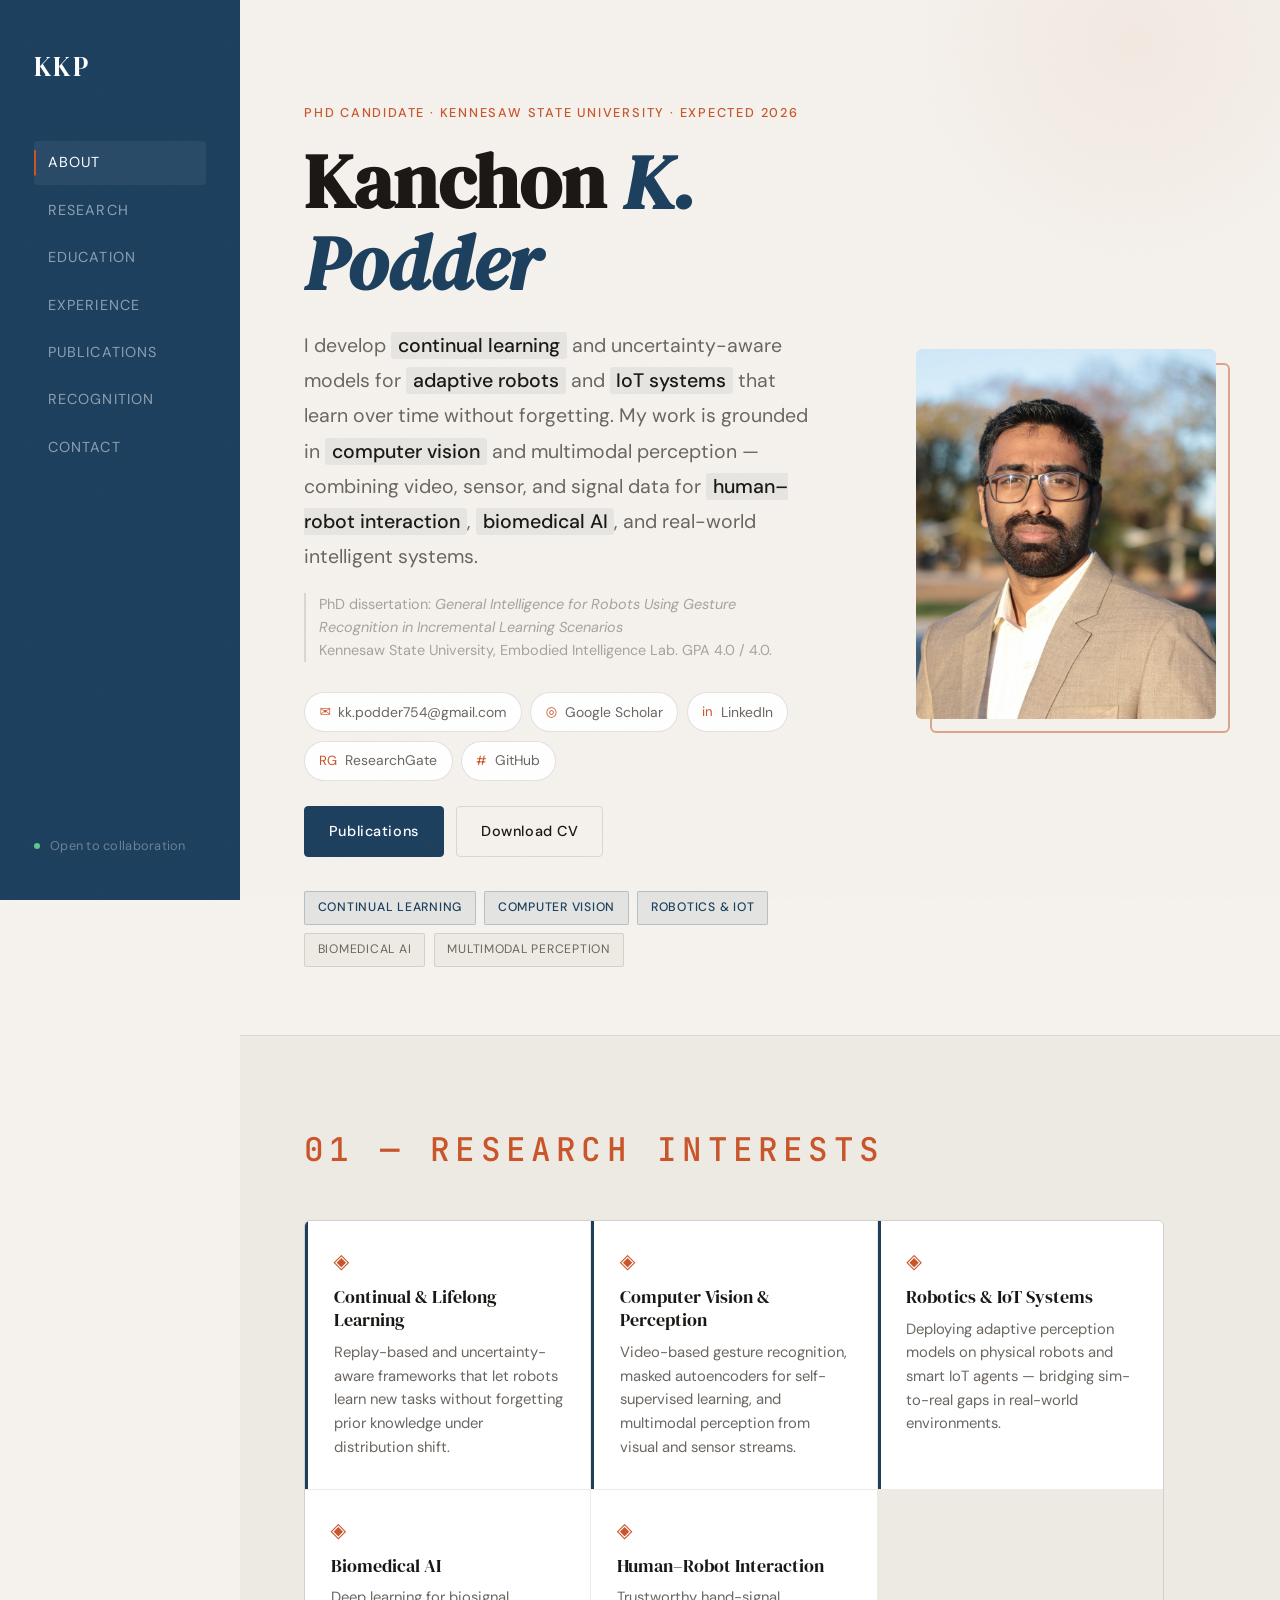
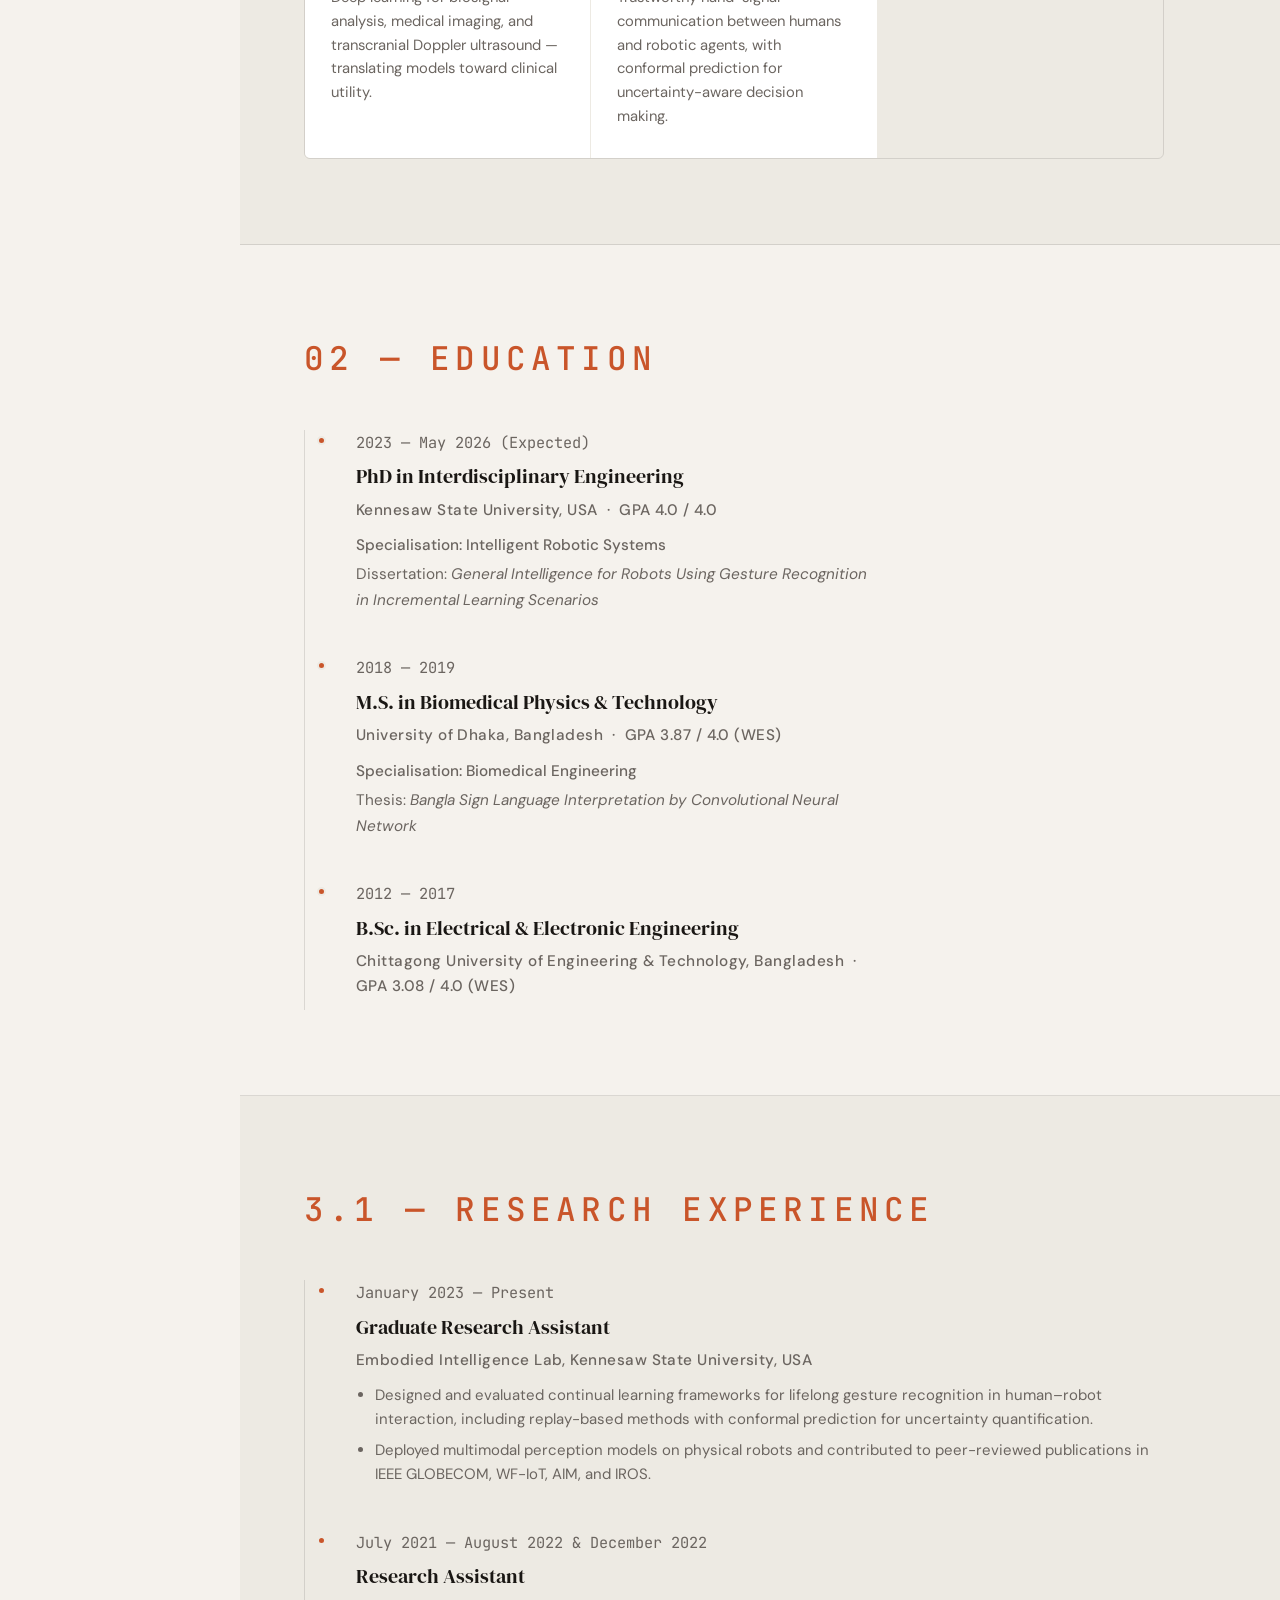
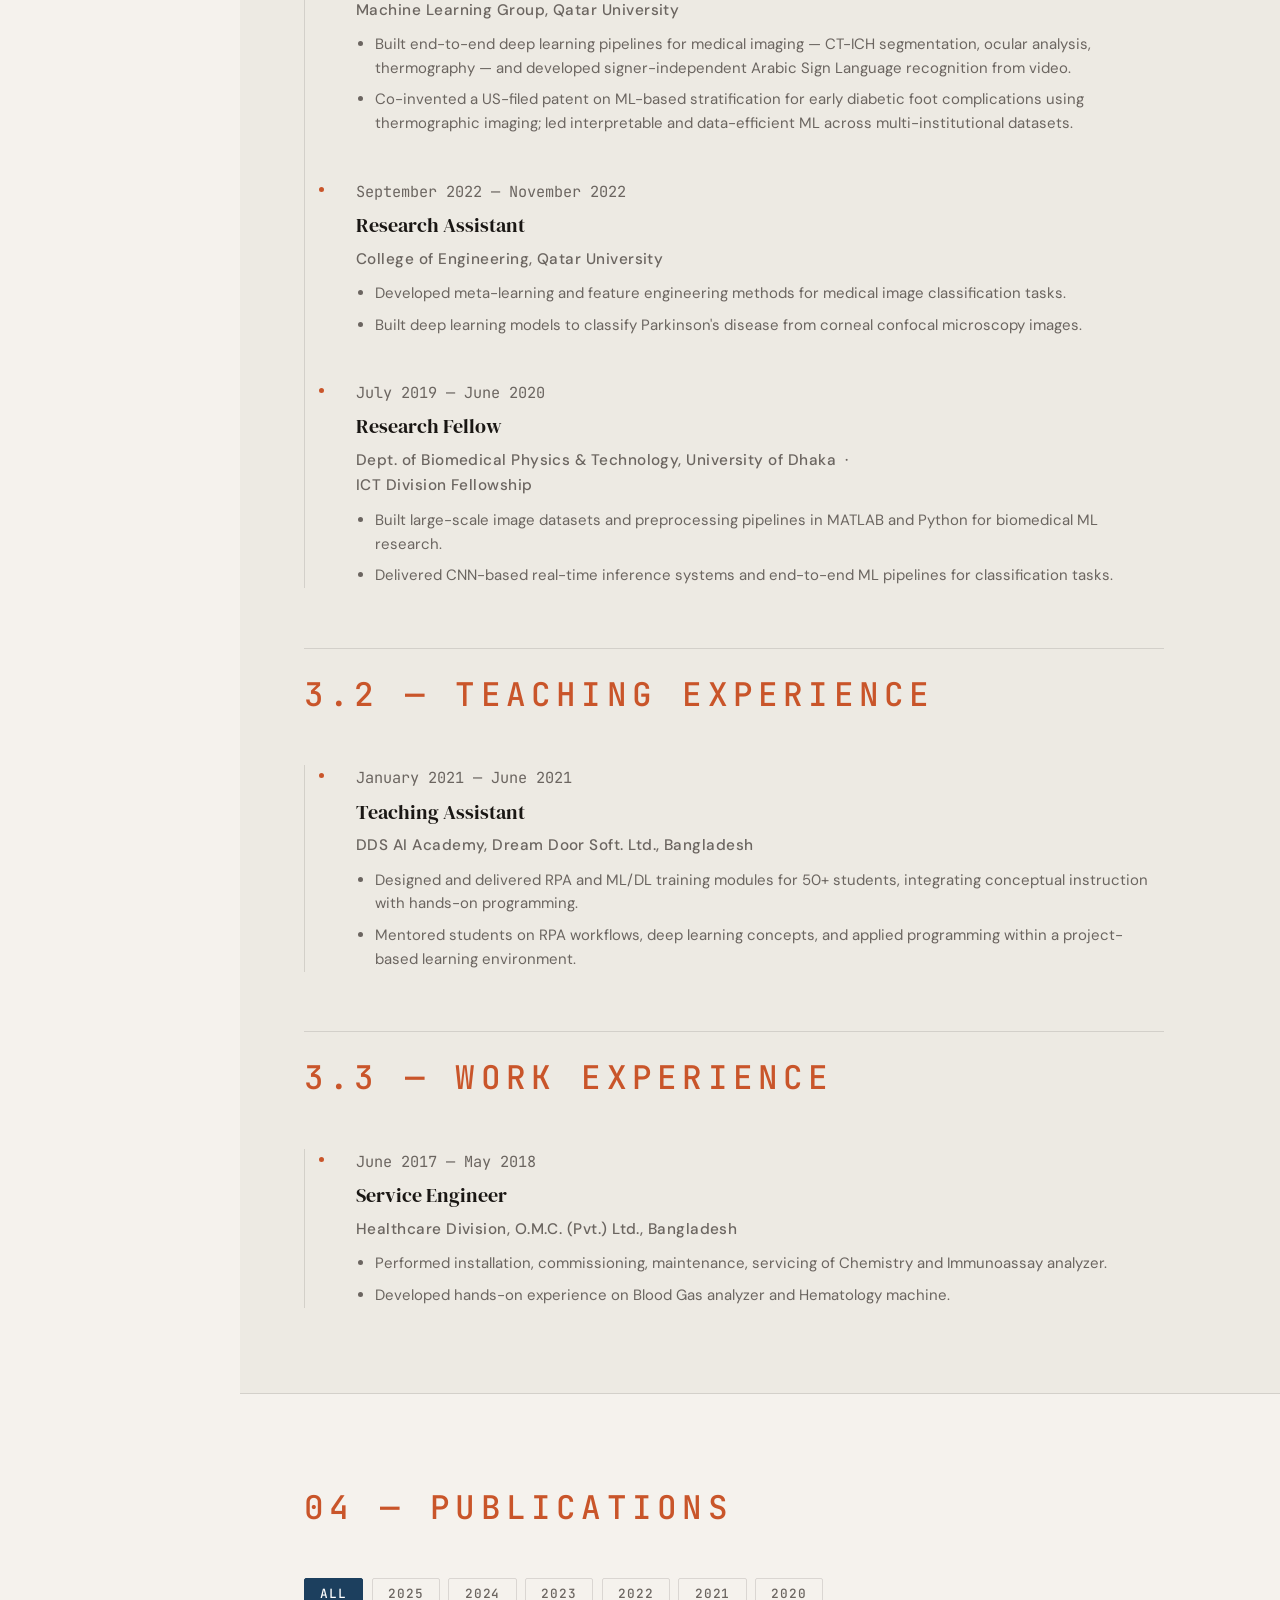
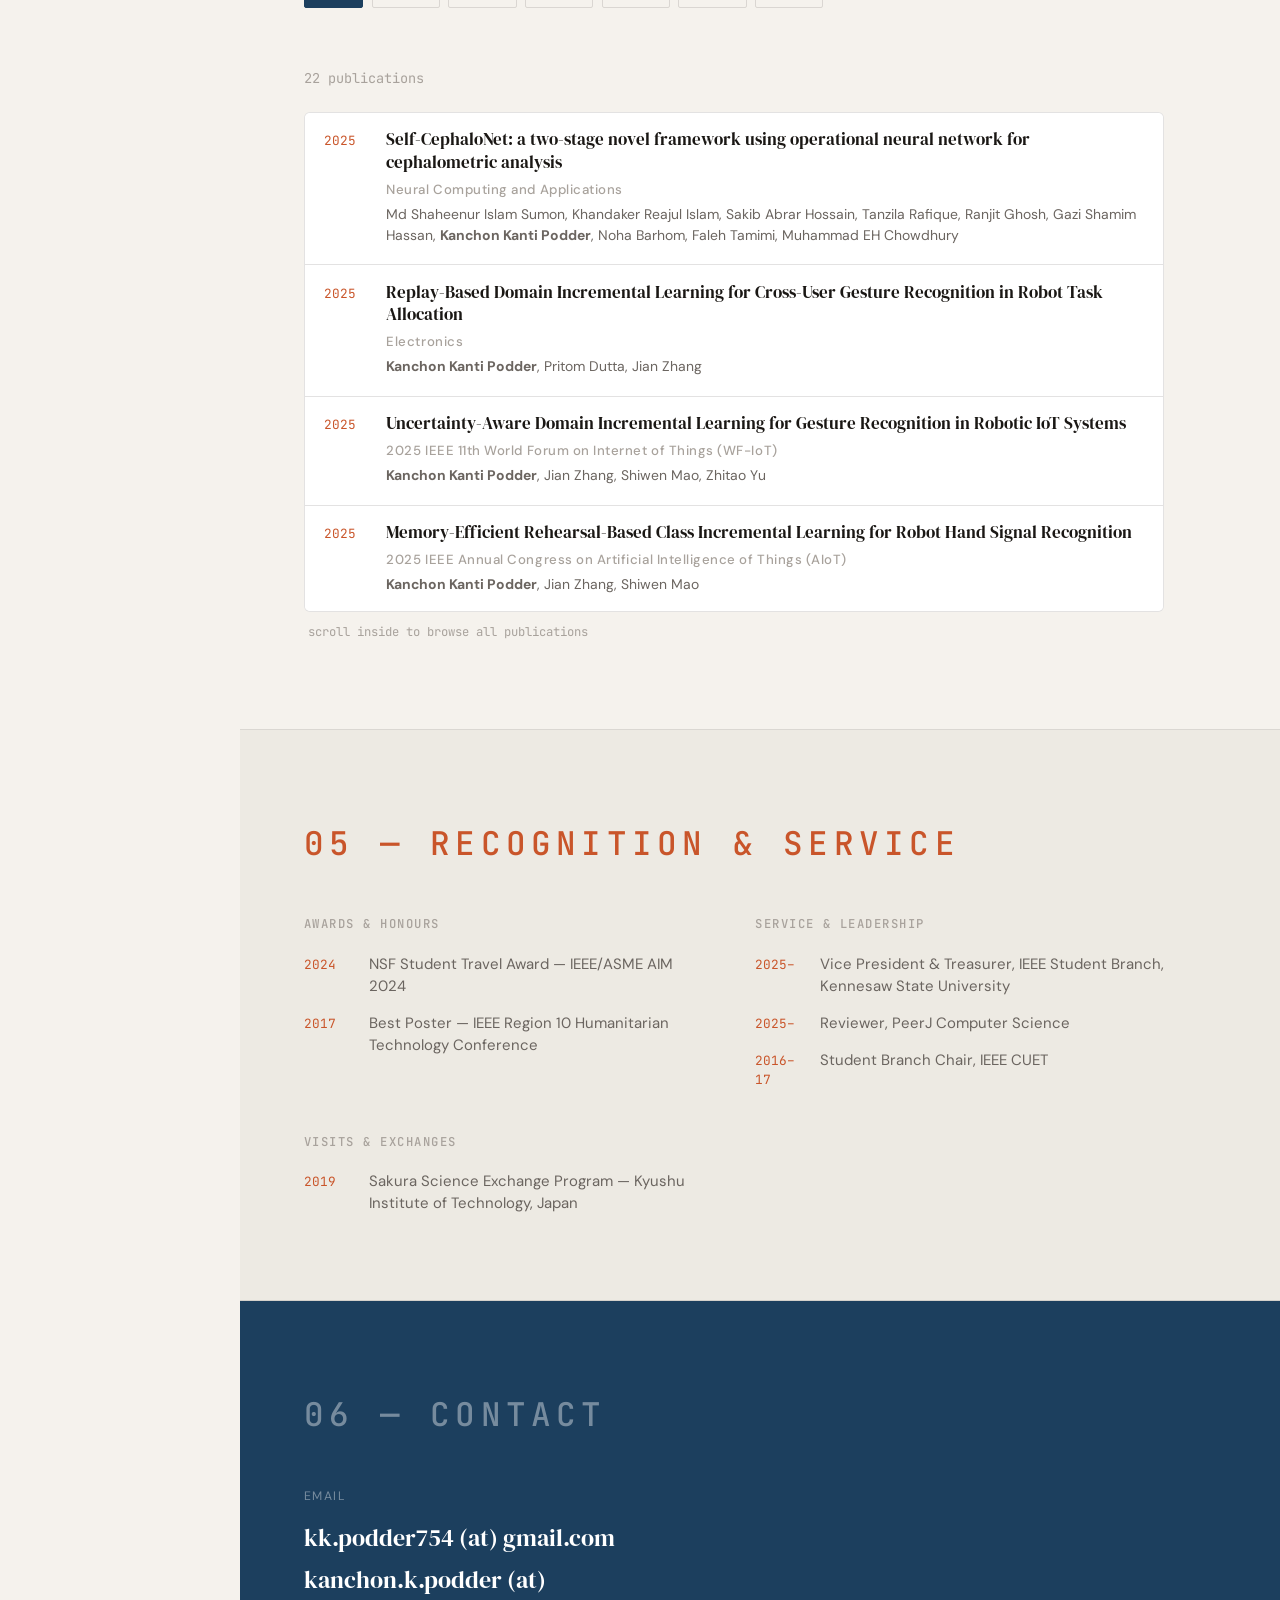
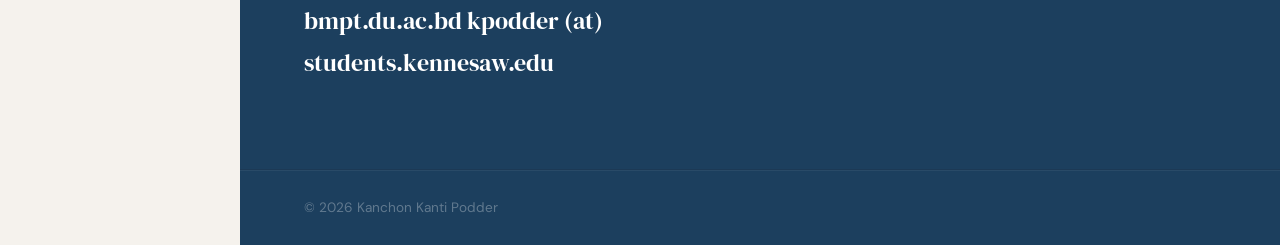
<file: index.html>
<!DOCTYPE html>
<html lang="en">
<head>
  <meta charset="UTF-8">
  <meta name="viewport" content="width=device-width, initial-scale=1.0">
  <title>Kanchon Kanti Podder — PhD Candidate</title>
  <meta name="description" content="Kanchon Kanti Podder — PhD Candidate at Kennesaw State University. Research in continual learning, computer vision, robotics, IoT, and biomedical AI.">
  <link rel="preconnect" href="https://fonts.googleapis.com">
  <link rel="preconnect" href="https://fonts.gstatic.com" crossorigin>
  <link href="https://fonts.googleapis.com/css2?family=DM+Serif+Display:ital@0;1&family=DM+Sans:wght@300;400;500&family=JetBrains+Mono:wght@400&display=swap" rel="stylesheet">
  <link rel="stylesheet" href="style.css">
</head>
<body>

  <div class="noise" aria-hidden="true"></div>

  <!-- Sidebar -->
  <aside class="sidebar" id="sidebar">
    <div class="sidebar-inner">
      <div class="sidebar-brand">
        <span class="brand-initials">KKP</span>
      </div>
      <nav class="sidebar-nav" aria-label="Page sections">
        <a href="#about"        class="nav-link" data-section="about">About</a>
        <a href="#research"     class="nav-link" data-section="research">Research</a>
        <a href="#education"    class="nav-link" data-section="education">Education</a>
        <a href="#experience"   class="nav-link" data-section="experience">Experience</a>
        <a href="#publications" class="nav-link" data-section="publications">Publications</a>
        <a href="#recognition"  class="nav-link" data-section="recognition">Recognition</a>
        <a href="#contact"      class="nav-link" data-section="contact">Contact</a>
      </nav>
      <div class="sidebar-footer">
        <div class="status-dot" aria-label="Currently available"></div>
        <span>Open to collaboration</span>
      </div>
    </div>
  </aside>

  <!-- Mobile header -->
  <header class="mobile-header" role="banner">
    <span class="brand-initials-mobile">KKP</span>
    <button class="menu-toggle" id="menuToggle" aria-label="Toggle navigation" aria-expanded="false">
      <span></span><span></span><span></span>
    </button>
  </header>

  <main class="main" id="main">

    <!-- ── HERO / ABOUT ─────────────────────────────────── -->
    <section class="hero" id="about">
      <div class="hero-grid">

        <div class="hero-text reveal">
          <p class="hero-label">PhD Candidate · Kennesaw State University · Expected 2026</p>
          <h1 class="hero-name">Kanchon <em>K. Podder</em></h1>

          <p class="hero-tagline">
            I develop <kw>continual learning</kw> and uncertainty-aware models for
            <kw>adaptive robots</kw> and <kw>IoT systems</kw> that learn over time without
            forgetting. My work is grounded in <kw>computer vision</kw> and multimodal perception —
            combining video, sensor, and signal data for <kw>human–robot interaction</kw>,
            <kw>biomedical AI</kw>, and real-world intelligent systems.
          </p>

          <p class="hero-sub">
            PhD dissertation: <em>General Intelligence for Robots Using Gesture Recognition in Incremental Learning Scenarios</em> <br> Kennesaw State University, Embodied
            Intelligence Lab. GPA 4.0 / 4.0.
          </p>

          <!-- Contact chips -->
          <div class="hero-contacts">
            <a href="mailto:kk.podder754@gmail.com" class="contact-chip">
              <span class="chip-icon">✉</span>kk.podder754@gmail.com
            </a>
            <a href="https://scholar.google.com/citations?hl=en&user=TlXogwEAAAAJ" class="contact-chip" target="_blank" rel="noopener">
              <span class="chip-icon">◎</span>Google Scholar
            </a>
            <a href="https://www.linkedin.com/in/kanchon-kanti-podder-132864122/" class="contact-chip" target="_blank" rel="noopener">
              <span class="chip-icon">in</span>LinkedIn
            </a>
            <a href="https://www.researchgate.net/profile/Kanchon-Kanti-Podder/" class="contact-chip" target="_blank" rel="noopener">
              <span class="chip-icon">RG</span>ResearchGate
            </a>
            <a href="https://github.com/kkpodder" class="contact-chip" target="_blank" rel="noopener">
              <span class="chip-icon">#</span>GitHub
            </a>
          </div>

          <div class="hero-actions">
            <a class="btn btn-primary" href="#publications">Publications</a>
            <a class="btn btn-ghost" href="CV_Kanchon_Kanti_Podder_Master.pdf" target="_blank" rel="noopener">Download CV</a>
            <!-- <a class="btn btn-ghost" href="CV_of_Kanchon_Kanti_Podder_Auburn_Postdoc.pdf" target="_blank" rel="noopener">Download CV</a> -->
          </div>

          <div class="hero-tags">
            <span class="tag tag-accent">Continual Learning</span>
            <span class="tag tag-accent">Computer Vision</span>
            <span class="tag tag-accent">Robotics &amp; IoT</span>
            <span class="tag">Biomedical AI</span>
            <span class="tag">Multimodal Perception</span>
          </div>
        </div>

        <div class="hero-photo reveal reveal-delay">
          <div class="photo-frame">
            <img src="profile.jpg" alt="Kanchon Kanti Podder" class="profile-img">
            <div class="photo-accent" aria-hidden="true"></div>
          </div>
        </div>

      </div>
    </section>

    <!-- ── RESEARCH ──────────────────────────────────────── -->
    <section class="content-section alt" id="research">
      <div class="section-inner reveal">
        <div class="section-label">01 — Research Interests</div>
        <div class="research-grid">
          <div class="research-card primary-card">
            <div class="research-icon">◈</div>
            <h3>Continual &amp; Lifelong Learning</h3>
            <p>Replay-based and uncertainty-aware frameworks that let robots learn new tasks without forgetting prior knowledge under distribution shift.</p>
          </div>
          <div class="research-card primary-card">
            <div class="research-icon">◈</div>
            <h3>Computer Vision &amp; Perception</h3>
            <p>Video-based gesture recognition, masked autoencoders for self-supervised learning, and multimodal perception from visual and sensor streams.</p>
          </div>
          <div class="research-card primary-card">
            <div class="research-icon">◈</div>
            <h3>Robotics &amp; IoT Systems</h3>
            <p>Deploying adaptive perception models on physical robots and smart IoT agents — bridging sim-to-real gaps in real-world environments.</p>
          </div>
          <div class="research-card">
            <div class="research-icon">◈</div>
            <h3>Biomedical AI</h3>
            <p>Deep learning for biosignal analysis, medical imaging, and transcranial Doppler ultrasound — translating models toward clinical utility.</p>
          </div>
          <div class="research-card">
            <div class="research-icon">◈</div>
            <h3>Human–Robot Interaction</h3>
            <p>Trustworthy hand-signal communication between humans and robotic agents, with conformal prediction for uncertainty-aware decision making.</p>
          </div>
        </div>
      </div>
    </section>

    <!-- ── EDUCATION ─────────────────────────────────────── -->
    <section class="content-section" id="education">
      <div class="section-inner reveal">
        <div class="section-label">02 — Education</div>
        <div class="timeline">

          <div class="timeline-item">
            <div class="timeline-dot"></div>
            <div class="timeline-content">
              <p class="timeline-period">2023 — May 2026 (Expected)</p>
              <h3>PhD in Interdisciplinary Engineering</h3>
              <p class="timeline-org">Kennesaw State University, USA &nbsp;·&nbsp; GPA 4.0 / 4.0</p>
              <p class="timeline-spec">Specialisation: Intelligent Robotic Systems</p>
              <p class="timeline-thesis">Dissertation: <em>General Intelligence for Robots Using Gesture Recognition in Incremental Learning Scenarios</em></p>
            </div>
          </div>

          <div class="timeline-item">
            <div class="timeline-dot"></div>
            <div class="timeline-content">
              <p class="timeline-period">2018 — 2019</p>
              <h3>M.S. in Biomedical Physics &amp; Technology</h3>
              <p class="timeline-org">University of Dhaka, Bangladesh &nbsp;·&nbsp; GPA 3.87 / 4.0 (WES)</p>
              <p class="timeline-spec">Specialisation: Biomedical Engineering</p>
              <p class="timeline-thesis">Thesis: <em>Bangla Sign Language Interpretation by Convolutional Neural Network</em></p>
            </div>
          </div>

          <div class="timeline-item">
            <div class="timeline-dot"></div>
            <div class="timeline-content">
              <p class="timeline-period">2012 — 2017</p>
              <h3>B.Sc. in Electrical &amp; Electronic Engineering</h3>
              <p class="timeline-org">Chittagong University of Engineering &amp; Technology, Bangladesh &nbsp;·&nbsp; GPA 3.08 / 4.0 (WES)</p>
            </div>
          </div>

        </div>
      </div>
    </section>

    <!-- ── EXPERIENCE ────────────────────────────────────── -->
    <section class="content-section alt" id="experience">
      <div class="section-inner reveal">
        <div class="section-label">3.1 — Research Experience</div>
        <div class="timeline">

          <div class="timeline-item">
            <div class="timeline-dot"></div>
            <div class="timeline-content">
              <p class="timeline-period">January 2023 — Present</p>
              <h3>Graduate Research Assistant</h3>
              <p class="timeline-org">Embodied Intelligence Lab, Kennesaw State University, USA</p>
              <ul class="timeline-bullets">
                <li>Designed and evaluated continual learning frameworks for lifelong gesture recognition in human–robot interaction, including replay-based methods with conformal prediction for uncertainty quantification.</li>
                <li>Deployed multimodal perception models on physical robots and contributed to peer-reviewed publications in IEEE GLOBECOM, WF-IoT, AIM, and IROS.</li>
              </ul>
            </div>
          </div>

          <div class="timeline-item">
            <div class="timeline-dot"></div>
            <div class="timeline-content">
              <p class="timeline-period">July 2021 — August 2022 &amp; December 2022</p>
              <h3>Research Assistant</h3>
              <p class="timeline-org">Machine Learning Group, Qatar University</p>
              <ul class="timeline-bullets">
                <li>Built end-to-end deep learning pipelines for medical imaging — CT-ICH segmentation, ocular analysis, thermography — and developed signer-independent Arabic Sign Language recognition from video.</li>
                <li>Co-invented a US-filed patent on ML-based stratification for early diabetic foot complications using thermographic imaging; led interpretable and data-efficient ML across multi-institutional datasets.</li>
              </ul>
            </div>
          </div>

          <div class="timeline-item">
            <div class="timeline-dot"></div>
            <div class="timeline-content">
              <p class="timeline-period">September 2022 — November 2022</p>
              <h3>Research Assistant</h3>
              <p class="timeline-org">College of Engineering, Qatar University</p>
              <ul class="timeline-bullets">
                <li>Developed meta-learning and feature engineering methods for medical image classification tasks.</li>
                <li>Built deep learning models to classify Parkinson's disease from corneal confocal microscopy images.</li>
              </ul>
            </div>
          </div>

          <div class="timeline-item">
            <div class="timeline-dot"></div>
            <div class="timeline-content">
              <p class="timeline-period">July 2019 — June 2020</p>
              <h3>Research Fellow</h3>
              <p class="timeline-org">Dept. of Biomedical Physics &amp; Technology, University of Dhaka &nbsp;·&nbsp; ICT Division Fellowship</p>
              <ul class="timeline-bullets">
                <li>Built large-scale image datasets and preprocessing pipelines in MATLAB and Python for biomedical ML research.</li>
                <li>Delivered CNN-based real-time inference systems and end-to-end ML pipelines for classification tasks.</li>
              </ul>
            </div>
          </div>

        </div>


        <div class="section-label">3.2 — Teaching Experience</div>
        <div class="timeline">

          <div class="timeline-item">
            <div class="timeline-dot"></div>
            <div class="timeline-content">
              <p class="timeline-period">January 2021 — June 2021</p>
              <h3>Teaching Assistant</h3>
              <p class="timeline-org">DDS AI Academy, Dream Door Soft. Ltd., Bangladesh</p>
              <ul class="timeline-bullets">
                <li>Designed and delivered RPA and ML/DL training modules for 50+ students, integrating conceptual instruction with hands-on programming.</li>
                <li>Mentored students on RPA workflows, deep learning concepts, and applied programming within a project-based learning environment.</li>
              </ul>
            </div>
          </div>
        </div>

        <div class="section-label">3.3 — Work Experience</div>
        <div class="timeline">

          <div class="timeline-item">
            <div class="timeline-dot"></div>
            <div class="timeline-content">
              <p class="timeline-period">June 2017 — May 2018</p>
              <h3>Service Engineer</h3>
              <p class="timeline-org">Healthcare Division, O.M.C. (Pvt.) Ltd., Bangladesh</p>
              <ul class="timeline-bullets">
                <li>Performed installation, commissioning, maintenance, servicing of Chemistry and Immunoassay analyzer.</li>
                <li>Developed hands-on experience on Blood Gas analyzer and Hematology machine.</li>
              </ul>
            </div>
          </div>
        </div>
      </div>
    </section>

    <!-- ── PUBLICATIONS ──────────────────────────────────── -->
    <section class="content-section" id="publications">
      <div class="section-inner reveal">
        <div class="section-label">04 — Publications</div>
        <div class="pub-toolbar">
          <div id="pub-filters" class="pub-filters" role="group" aria-label="Filter by year"></div>
          <div id="pub-type-filters" class="pub-filters pub-type-filters" role="group" aria-label="Filter by type"></div>
        </div>
        <p class="pub-count" id="pub-count"></p>
        <div class="pub-scroll">
          <div id="pub-list" class="pub-list">
            <div class="pub-loading">Loading publications…</div>
          </div>
        </div>
        <p class="pub-hint">scroll inside to browse all publications</p>
      </div>
    </section>

    <!-- ── RECOGNITION ───────────────────────────────────── -->
    <section class="content-section alt" id="recognition">
      <div class="section-inner reveal">
        <div class="section-label">05 — Recognition &amp; Service</div>
        <div class="recog-grid">

          <div class="recog-block">
            <p class="recog-heading">Awards &amp; Honours</p>
            <ul class="recog-list">
              <!-- <li>
                <span class="recog-year">2026</span>
                <span>Doctoral Completion Stipend (Nominated) — Kennesaw State University</span>
              </li> -->
              <li>
                <span class="recog-year">2024</span>
                <span>NSF Student Travel Award — IEEE/ASME AIM 2024</span>
              </li>
              <li>
                <span class="recog-year">2017</span>
                <span>Best Poster — IEEE Region 10 Humanitarian Technology Conference</span>
              </li>
            </ul>
          </div>

          <div class="recog-block">
            <p class="recog-heading">Service &amp; Leadership</p>
            <ul class="recog-list">
              <li>
                <span class="recog-year">2025–</span>
                <span>Vice President &amp; Treasurer, IEEE Student Branch, Kennesaw State University</span>
              </li>
              <li>
                <span class="recog-year">2025–</span>
                <span>Reviewer, PeerJ Computer Science</span>
              </li>
              <li>
                <span class="recog-year">2016–17</span>
                <span>Student Branch Chair, IEEE CUET</span>
              </li>
            </ul>
          </div>

          <div class="recog-block">
            <p class="recog-heading">Visits &amp; Exchanges</p>
            <ul class="recog-list">
              <li>
                <span class="recog-year">2019</span>
                <span>Sakura Science Exchange Program — Kyushu Institute of Technology, Japan</span>
              </li>
            </ul>
          </div>

        </div>
      </div>
    </section>

    <!-- ── CONTACT ───────────────────────────────────────── -->
    <section class="content-section contact-section" id="contact">
      <div class="section-inner reveal">
        <div class="section-label">06 — Contact</div>
        <div class="contact-grid">
          <div class="contact-block">
            <p class="contact-meta">Email</p>
            <a href="mailto:kk.podder754@gmail.com" class="contact-value">kk.podder754 (at) gmail.com</a>
            <a href="mailto:kanchon.k.podder@bmpt.du.ac.bd" class="contact-value">kanchon.k.podder (at) bmpt.du.ac.bd</a>
            <a href="mailto:kpodder@students.kennesaw.edu" class="contact-value">kpodder (at) students.kennesaw.edu</a>
          </div>
          <!-- <div class="contact-block">
            <p class="contact-meta">Academic Profiles</p>
            <div class="profile-links">
              <a href="#" class="profile-link">Google Scholar</a>
              <a href="#" class="profile-link">LinkedIn</a>
              <a href="#" class="profile-link">GitHub</a>
              <a href="#" class="profile-link">ResearchGate</a>
              <a href="#" class="profile-link">ORCID</a>
            </div>
          </div> -->
        </div>
      </div>
    </section>

  </main>

  <footer class="site-footer">
    <p>© 2026 Kanchon Kanti Podder</p>
  </footer>

  <script src="script.js" type="module"></script>
</body>
</html>
</file>
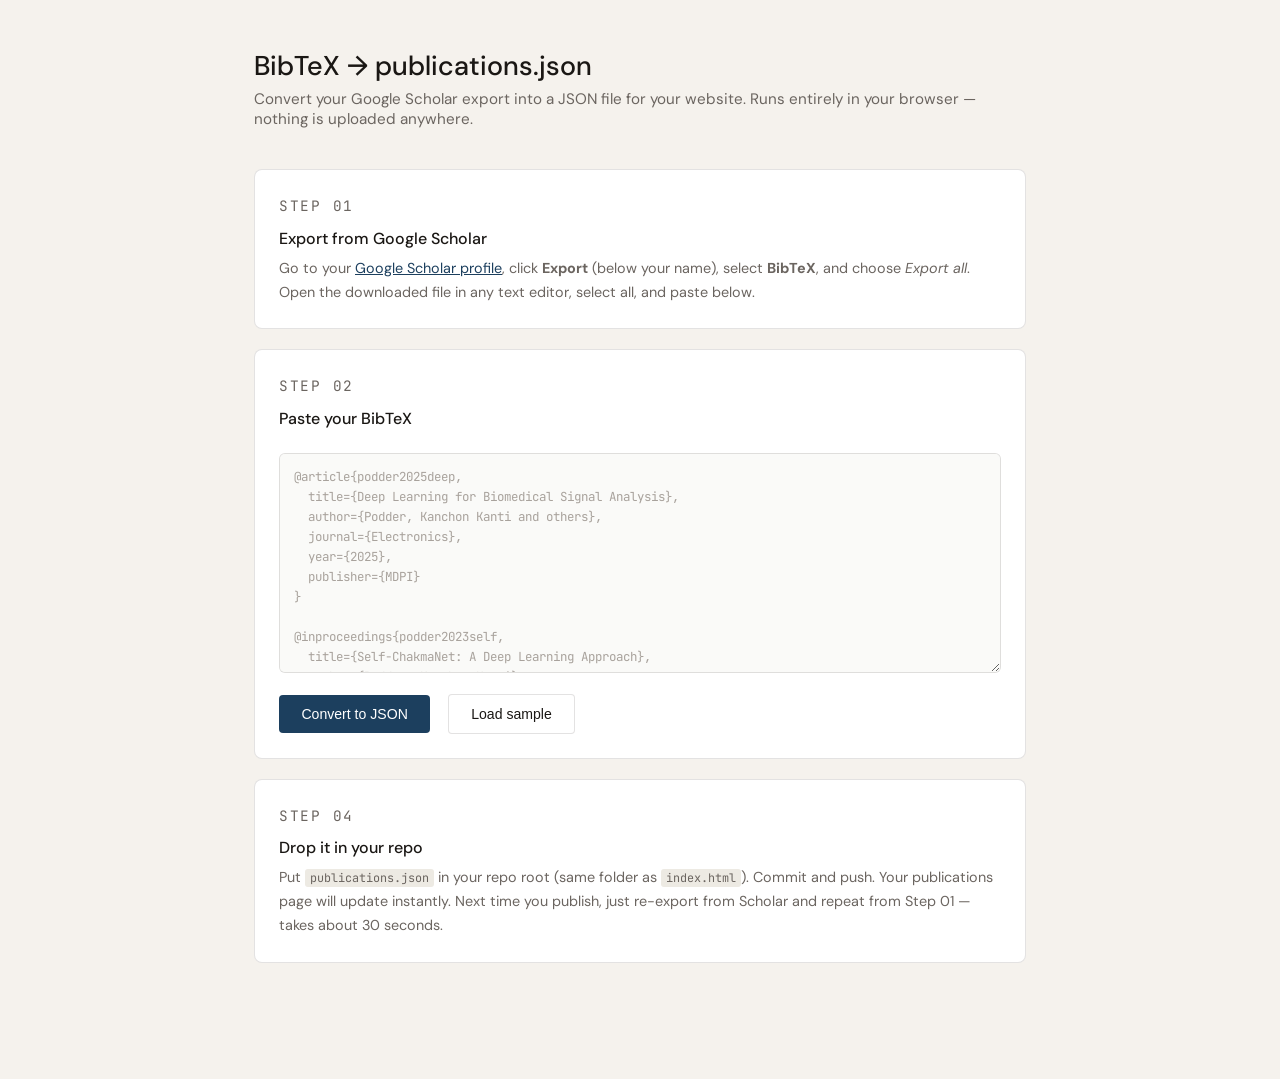
<file: bibtex-converter.html>
<!DOCTYPE html>
<html lang="en">
<head>
<meta charset="UTF-8">
<meta name="viewport" content="width=device-width, initial-scale=1.0">
<title>BibTeX → publications.json converter</title>
<link href="https://fonts.googleapis.com/css2?family=DM+Sans:wght@300;400;500&family=JetBrains+Mono:wght@400&display=swap" rel="stylesheet">
<style>
:root {
  --bg: #F5F2ED; --surface: #fff; --ink: #1A1714; --muted: #6B6560;
  --faint: #A8A29C; --accent: #1C3F5E; --warm: #C9552A; --line: rgba(26,23,20,0.12);
  --green: #2D8C5A; --font: 'DM Sans', sans-serif; --mono: 'JetBrains Mono', monospace;
}
* { box-sizing: border-box; margin: 0; padding: 0; }
body { font-family: var(--font); background: var(--bg); color: var(--ink); min-height: 100vh; }
.wrap { max-width: 820px; margin: 0 auto; padding: 3rem 1.5rem 6rem; }
h1 { font-size: 1.7rem; font-weight: 500; margin-bottom: 0.4rem; }
.sub { color: var(--muted); font-size: 0.95rem; margin-bottom: 2.5rem; }
.step { background: var(--surface); border: 1px solid var(--line); border-radius: 8px; padding: 1.5rem; margin-bottom: 1.25rem; }
.step-num { font-family: var(--mono); font-size: 0.72rem; color: var(--warm); letter-spacing: 0.12em; text-transform: uppercase; margin-bottom: 0.6rem; }
.step h2 { font-size: 1rem; font-weight: 500; margin-bottom: 0.5rem; }
.step p { font-size: 0.9rem; color: var(--muted); line-height: 1.65; }
.step a { color: var(--accent); text-decoration: underline; }
textarea {
  width: 100%; min-height: 220px; margin-top: 1rem;
  font-family: var(--mono); font-size: 0.78rem; line-height: 1.6;
  border: 1px solid var(--line); border-radius: 6px; padding: 0.85rem;
  background: #FAFAF8; color: var(--ink); resize: vertical; outline: none;
  transition: border-color 0.2s;
}
textarea:focus { border-color: var(--accent); }
textarea::placeholder { color: var(--faint); }
.btn {
  display: inline-flex; align-items: center; gap: 0.4rem;
  padding: 0.7rem 1.4rem; font-size: 0.88rem; font-weight: 500;
  border-radius: 4px; border: none; cursor: pointer; transition: all 0.2s;
}
.btn-primary { background: var(--accent); color: #fff; }
.btn-primary:hover { background: #15304a; }
.btn-secondary { background: var(--surface); color: var(--ink); border: 1px solid var(--line); margin-left: 0.6rem; }
.btn-secondary:hover { border-color: var(--muted); }
.btn:disabled { opacity: 0.4; cursor: not-allowed; }
.actions { margin-top: 1rem; display: flex; align-items: center; flex-wrap: wrap; gap: 0.5rem; }
#status { font-size: 0.85rem; color: var(--muted); margin-left: 0.5rem; }
#status.ok  { color: var(--green); }
#status.err { color: #C0392B; }
.output-wrap { margin-top: 1rem; position: relative; }
#output {
  width: 100%; min-height: 180px; font-family: var(--mono); font-size: 0.75rem;
  line-height: 1.55; border: 1px solid var(--line); border-radius: 6px;
  padding: 0.85rem; background: #F0EDE8; color: var(--ink); resize: vertical; outline: none;
}
.copy-btn {
  position: absolute; top: 0.5rem; right: 0.5rem;
  font-size: 0.72rem; font-family: var(--font);
  padding: 0.3rem 0.8rem; border-radius: 4px;
  background: var(--surface); border: 1px solid var(--line); cursor: pointer;
  color: var(--muted); transition: all 0.2s;
}
.copy-btn:hover { color: var(--ink); border-color: var(--muted); }
.stat-row { display: flex; gap: 1.5rem; margin-top: 1rem; flex-wrap: wrap; }
.stat { background: var(--surface); border: 1px solid var(--line); border-radius: 6px; padding: 0.7rem 1rem; font-size: 0.85rem; }
.stat span { font-weight: 500; color: var(--accent); }
.hidden { display: none; }
.tip { font-size: 0.8rem; color: var(--faint); margin-top: 0.6rem; line-height: 1.5; }
code { font-family: var(--mono); font-size: 0.82em; background: #EDEAE3; padding: 1px 5px; border-radius: 3px; }
</style>
</head>
<body>
<div class="wrap">
  <h1>BibTeX → publications.json</h1>
  <p class="sub">Convert your Google Scholar export into a JSON file for your website. Runs entirely in your browser — nothing is uploaded anywhere.</p>

  <div class="step">
    <p class="step-num">Step 01</p>
    <h2>Export from Google Scholar</h2>
    <p>
      Go to your <a href="https://scholar.google.com" target="_blank" rel="noopener">Google Scholar profile</a>,
      click <strong>Export</strong> (below your name), select <strong>BibTeX</strong>, and choose
      <em>Export all</em>. Open the downloaded file in any text editor, select all, and paste below.
    </p>
  </div>

  <div class="step">
    <p class="step-num">Step 02</p>
    <h2>Paste your BibTeX</h2>
    <textarea id="bibtex" placeholder="@article{podder2025deep,
  title={Deep Learning for Biomedical Signal Analysis},
  author={Podder, Kanchon Kanti and others},
  journal={Electronics},
  year={2025},
  publisher={MDPI}
}

@inproceedings{podder2023self,
  title={Self-ChakmaNet: A Deep Learning Approach},
  author={Podder, Kanchon Kanti},
  year={2023}
}"></textarea>
    <div class="actions">
      <button class="btn btn-primary" id="convertBtn" onclick="convert()">Convert to JSON</button>
      <button class="btn btn-secondary" onclick="loadSample()">Load sample</button>
      <span id="status"></span>
    </div>
  </div>

  <div class="step hidden" id="resultStep">
    <p class="step-num">Step 03</p>
    <h2>Download publications.json</h2>
    <div class="stat-row" id="stats"></div>
    <div class="output-wrap">
      <textarea id="output" readonly></textarea>
      <button class="copy-btn" onclick="copyJSON()">Copy</button>
    </div>
    <div class="actions">
      <button class="btn btn-primary" onclick="downloadJSON()">Download publications.json</button>
    </div>
    <p class="tip">Place <code>publications.json</code> in the root of your GitHub Pages repo alongside <code>index.html</code>. Your website will load it automatically.</p>
  </div>

  <div class="step">
    <p class="step-num">Step 04</p>
    <h2>Drop it in your repo</h2>
    <p>
      Put <code>publications.json</code> in your repo root (same folder as <code>index.html</code>).
      Commit and push. Your publications page will update instantly.
      Next time you publish, just re-export from Scholar and repeat from Step 01 — takes about 30 seconds.
    </p>
  </div>
</div>

<script>
const SAMPLE = `@article{podder2025deep,
  title={Deep Learning for Biomedical Signal Analysis},
  author={Podder, Kanchon Kanti and Smith, John},
  journal={Electronics},
  volume={14},
  number={3},
  pages={112},
  year={2025},
  publisher={MDPI},
  doi={10.3390/electronics14030112}
}

@inproceedings{podder2023self,
  title={Self-ChakmaNet: A Deep Learning Approach for Low-Resource Recognition},
  author={Podder, Kanchon Kanti and Ahmed, Reza},
  booktitle={Proceedings of the International Conference on Neural Information Processing},
  pages={245--256},
  year={2023},
  organization={Springer}
}

@inproceedings{podder2023arabic,
  title={Arabic Sign Language Recognition using Deep Learning and Computer Vision},
  author={Podder, Kanchon Kanti and Hassan, Mariam and Khan, Ali},
  booktitle={2023 IEEE International Conference on Image Processing},
  pages={1102--1107},
  year={2023},
  organization={IEEE}
}`;

function loadSample() {
  document.getElementById('bibtex').value = SAMPLE;
}

function setStatus(msg, type) {
  const el = document.getElementById('status');
  el.textContent = msg;
  el.className = type || '';
}

function parseBibTeX(raw) {
  const entries = [];
  const entryRe = /@(\w+)\s*\{([^,]+),([^@]*)/g;
  let m;
  while ((m = entryRe.exec(raw)) !== null) {
    const type = m[1].toLowerCase();
    const key  = m[2].trim();
    const body = m[3];
    if (type === 'string' || type === 'preamble' || type === 'comment') continue;
    const fields = {};
    const fieldRe = /(\w+)\s*=\s*(?:\{([^{}]*(?:\{[^{}]*\}[^{}]*)*)\}|"([^"]*)"|([\w\d]+))/g;
    let f;
    while ((f = fieldRe.exec(body)) !== null) {
      fields[f[1].toLowerCase()] = (f[2] ?? f[3] ?? f[4] ?? '').replace(/\s+/g, ' ').trim();
    }
    // Determine venue
    const venue = fields.journal || fields.booktitle || fields.school || fields.howpublished || fields.publisher || '';
    // Clean author string
    const authors = (fields.author || '')
      .split(/\s+and\s+/i)
      .map(a => {
        a = a.trim();
        if (a.includes(',')) {
          const [last, first] = a.split(',').map(s => s.trim());
          return first ? `${first} ${last}` : last;
        }
        return a;
      });
    entries.push({
      key,
      type,
      title: fields.title || '',
      authors,
      year: parseInt(fields.year, 10) || null,
      venue,
      volume: fields.volume || '',
      number: fields.number || '',
      pages: fields.pages || '',
      publisher: fields.publisher || '',
      doi: fields.doi || '',
      url: fields.url || '',
      abstract: fields.abstract || '',
      note: fields.note || '',
    });
  }
  // Sort newest first
  entries.sort((a, b) => (b.year || 0) - (a.year || 0));
  return entries;
}

function convert() {
  const raw = document.getElementById('bibtex').value.trim();
  if (!raw) { setStatus('Paste your BibTeX first.', 'err'); return; }
  try {
    const entries = parseBibTeX(raw);
    if (!entries.length) { setStatus('No entries found — is this valid BibTeX?', 'err'); return; }

    const json = JSON.stringify(entries, null, 2);
    document.getElementById('output').value = json;
    document.getElementById('resultStep').classList.remove('hidden');

    // Stats
    const years = [...new Set(entries.map(e => e.year).filter(Boolean))];
    const types = [...new Set(entries.map(e => e.type))];
    document.getElementById('stats').innerHTML = `
      <div class="stat"><span>${entries.length}</span> publications</div>
      <div class="stat"><span>${years.length ? Math.min(...years) + '–' + Math.max(...years) : '—'}</span> year range</div>
      <div class="stat"><span>${types.join(', ')}</span> types</div>
    `;
    setStatus(`✓ Converted ${entries.length} entries`, 'ok');
    document.getElementById('resultStep').scrollIntoView({ behavior: 'smooth', block: 'start' });
  } catch(e) {
    setStatus('Parse error — check your BibTeX format.', 'err');
    console.error(e);
  }
}

function downloadJSON() {
  const json = document.getElementById('output').value;
  if (!json) return;
  const blob = new Blob([json], { type: 'application/json' });
  const a = document.createElement('a');
  a.href = URL.createObjectURL(blob);
  a.download = 'publications.json';
  a.click();
}

function copyJSON() {
  const val = document.getElementById('output').value;
  navigator.clipboard.writeText(val).then(() => {
    const btn = document.querySelector('.copy-btn');
    btn.textContent = 'Copied!';
    setTimeout(() => btn.textContent = 'Copy', 1800);
  });
}
</script>
</body>
</html>
</file>
<file: style.css>
/* ============================================================
   TOKENS
   ============================================================ */
:root {
  --bg:          #F5F2ED;
  --bg-alt:      #EDEAE3;
  --surface:     #FFFFFF;
  --ink:         #1A1714;
  --ink-muted:   #6B6560;
  --ink-faint:   #A8A29C;
  --accent:      #1C3F5E;
  --accent-warm: #C9552A;
  --line:        rgba(26,23,20,0.12);
  --sidebar-w:   240px;
  --font-display: 'DM Serif Display', Georgia, serif;
  --font-body:    'DM Sans', system-ui, sans-serif;
  --font-mono:    'JetBrains Mono', monospace;
  --ease-out:    cubic-bezier(0.22, 1, 0.36, 1);
  --transition:  0.35s var(--ease-out);
}

/* ============================================================
   RESET & BASE
   ============================================================ */
*, *::before, *::after { box-sizing: border-box; margin: 0; padding: 0; }

html { scroll-behavior: smooth; font-size: 17px; }

body {
  font-family: var(--font-body);
  background: var(--bg);
  color: var(--ink);
  line-height: 1.75;
  overflow-x: hidden;
}

a { color: inherit; text-decoration: none; }
img { display: block; max-width: 100%; }

/* ============================================================
   NOISE OVERLAY
   ============================================================ */
.noise {
  pointer-events: none;
  position: fixed;
  inset: 0;
  z-index: 9999;
  opacity: 0.025;
  background-image: url("data:image/svg+xml,%3Csvg viewBox='0 0 256 256' xmlns='http://www.w3.org/2000/svg'%3E%3Cfilter id='n'%3E%3CfeTurbulence type='fractalNoise' baseFrequency='0.9' numOctaves='4' stitchTiles='stitch'/%3E%3C/filter%3E%3Crect width='100%25' height='100%25' filter='url(%23n)'/%3E%3C/svg%3E");
  background-size: 200px 200px;
}

/* ============================================================
   SIDEBAR
   ============================================================ */
.sidebar {
  position: fixed;
  top: 0;
  left: 0;
  width: var(--sidebar-w);
  height: 100vh;
  background: var(--accent);
  display: flex;
  flex-direction: column;
  z-index: 100;
  transition: transform var(--transition);
}

.sidebar-inner {
  display: flex;
  flex-direction: column;
  height: 100%;
  padding: 2.5rem 2rem;
}

.sidebar-brand {
  margin-bottom: 3rem;
}

.brand-initials {
  font-family: var(--font-display);
  font-size: 1.6rem;
  letter-spacing: 0.05em;
  color: #fff;
}

.sidebar-nav {
  display: flex;
  flex-direction: column;
  gap: 0.2rem;
  flex: 1;
}

.nav-link {
  font-size: 0.85rem;
  font-weight: 400;
  letter-spacing: 0.08em;
  text-transform: uppercase;
  color: rgba(255,255,255,0.5);
  padding: 0.55rem 0.8rem;
  border-radius: 4px;
  transition: color 0.2s, background 0.2s;
  position: relative;
}

.nav-link::before {
  content: '';
  position: absolute;
  left: 0;
  top: 50%;
  transform: translateY(-50%) scaleY(0);
  width: 2px;
  height: 60%;
  background: var(--accent-warm);
  border-radius: 2px;
  transition: transform 0.2s var(--ease-out);
}

.nav-link:hover,
.nav-link.active {
  color: #fff;
  background: rgba(255,255,255,0.06);
}

.nav-link.active::before {
  transform: translateY(-50%) scaleY(1);
}

.sidebar-footer {
  display: flex;
  align-items: center;
  gap: 0.6rem;
  font-size: 0.75rem;
  color: rgba(255,255,255,0.35);
  letter-spacing: 0.02em;
}

.status-dot {
  width: 6px;
  height: 6px;
  border-radius: 50%;
  background: #5BCA8A;
  flex-shrink: 0;
  animation: pulse 2.5s infinite;
}

@keyframes pulse {
  0%, 100% { opacity: 1; }
  50%       { opacity: 0.4; }
}

/* ============================================================
   MOBILE HEADER
   ============================================================ */
.mobile-header {
  display: none;
  position: fixed;
  top: 0;
  left: 0;
  right: 0;
  z-index: 200;
  background: var(--accent);
  height: 56px;
  padding: 0 1.25rem;
  align-items: center;
  justify-content: space-between;
}

.brand-initials-mobile {
  font-family: var(--font-display);
  font-size: 1.3rem;
  color: #fff;
  letter-spacing: 0.05em;
}

.menu-toggle {
  background: none;
  border: none;
  cursor: pointer;
  display: flex;
  flex-direction: column;
  gap: 5px;
  padding: 4px;
}

.menu-toggle span {
  display: block;
  width: 22px;
  height: 1.5px;
  background: rgba(255,255,255,0.8);
  transition: transform 0.25s, opacity 0.25s;
  transform-origin: center;
}

.menu-toggle.open span:nth-child(1) { transform: translateY(6.5px) rotate(45deg); }
.menu-toggle.open span:nth-child(2) { opacity: 0; }
.menu-toggle.open span:nth-child(3) { transform: translateY(-6.5px) rotate(-45deg); }

/* ============================================================
   MAIN LAYOUT
   ============================================================ */
.main {
  margin-left: var(--sidebar-w);
  min-height: 100vh;
}

/* ============================================================
   HERO
   ============================================================ */
.hero {
  min-height: 100vh;
  display: flex;
  align-items: center;
  padding: 6rem 5vw 4rem;
  border-bottom: 1px solid var(--line);
  position: relative;
  overflow: hidden;
}

.hero::before {
  content: '';
  position: absolute;
  top: -20%;
  right: -10%;
  width: 500px;
  height: 500px;
  border-radius: 50%;
  background: radial-gradient(circle, rgba(201,85,42,0.06) 0%, transparent 70%);
  pointer-events: none;
}

.hero-grid {
  display: flex;
  justify-content: space-between;
  align-items: center;
  gap: 4rem;
  width: 100%;
}

.hero-text {
  flex: 1;
  min-width: 0;
  padding-right: 2rem;
}

.hero-label {
  font-size: 0.75rem;
  letter-spacing: 0.14em;
  text-transform: uppercase;
  color: var(--accent-warm);
  font-weight: 500;
  margin-bottom: 1rem;
}

.hero-name {
  font-family: var(--font-display);
  font-size: clamp(3rem, 6vw, 5.5rem);
  line-height: 1.05;
  color: var(--ink);
  margin-bottom: 1.5rem;
}

.hero-name em {
  font-style: italic;
  color: var(--accent);
}

.hero-tagline {
  font-size: 1.15rem;
  color: var(--ink-muted);
  line-height: 1.8;
  margin-bottom: 1.1rem;
}

kw {
  color: var(--ink);
  font-weight: 500;
  background: rgba(28,63,94,0.07);
  padding: 0.05em 0.35em;
  border-radius: 3px;
  font-style: normal;
}

.hero-sub {
  font-size: 0.85rem;
  color: var(--ink-faint);
  line-height: 1.6;
  margin-bottom: 1.75rem;
  padding-left: 0.75rem;
  border-left: 2px solid var(--line);
}

.hero-contacts {
  display: flex;
  flex-wrap: wrap;
  gap: 0.5rem;
  margin-bottom: 1.5rem;
}

.contact-chip {
  display: inline-flex;
  align-items: center;
  gap: 0.45rem;
  font-size: 0.82rem;
  font-weight: 400;
  color: var(--ink-muted);
  background: var(--surface);
  border: 1px solid var(--line);
  padding: 0.4rem 0.85rem;
  border-radius: 99px;
  transition: all 0.18s;
  cursor: pointer;
}

.contact-chip:hover {
  border-color: var(--accent);
  color: var(--accent);
  background: rgba(28,63,94,0.04);
}

.chip-icon {
  font-size: 0.78rem;
  font-style: normal;
  color: var(--accent-warm);
  line-height: 1;
}

.hero-actions {
  display: flex;
  gap: 0.75rem;
  flex-wrap: wrap;
  margin-bottom: 2rem;
}

.btn {
  display: inline-flex;
  align-items: center;
  gap: 0.4rem;
  padding: 0.7rem 1.4rem;
  font-size: 0.85rem;
  font-weight: 500;
  letter-spacing: 0.04em;
  border-radius: 4px;
  transition: all 0.2s;
  cursor: pointer;
  border: 1.5px solid transparent;
}

.btn-primary {
  background: var(--accent);
  color: #fff;
  border-color: var(--accent);
}

.btn-primary:hover {
  background: #15304a;
  border-color: #15304a;
}

.btn-ghost {
  background: transparent;
  color: var(--ink);
  border-color: var(--line);
}

.btn-ghost:hover {
  border-color: var(--ink-muted);
  background: rgba(26,23,20,0.04);
}

.hero-tags {
  display: flex;
  flex-wrap: wrap;
  gap: 0.5rem;
}

.tag {
  font-size: 0.72rem;
  letter-spacing: 0.06em;
  text-transform: uppercase;
  color: var(--ink-muted);
  background: var(--bg-alt);
  border: 1px solid var(--line);
  padding: 0.3rem 0.75rem;
  border-radius: 2px;
}

.tag-accent {
  background: rgba(28,63,94,0.08);
  border-color: rgba(28,63,94,0.22);
  color: var(--accent);
  font-weight: 500;
}

/* Photo */
.hero-photo { position: relative; }

.photo-frame {
  position: relative;
  width: 300px;
  flex-shrink: 0;
}

.profile-img {
  width: 300px;
  height: 370px;
  object-fit: cover;
  border-radius: 6px;
  position: relative;
  z-index: 1;
  filter: grayscale(15%);
}

.photo-accent {
  position: absolute;
  bottom: -14px;
  right: -14px;
  width: 100%;
  height: 100%;
  border: 2px solid var(--accent-warm);
  border-radius: 6px;
  z-index: 0;
  opacity: 0.5;
}

/* ============================================================
   CONTENT SECTIONS
   ============================================================ */
.content-section {
  padding: 5rem 5vw;
  border-bottom: 1px solid var(--line);
}

.content-section.alt {
  background: var(--bg-alt);
}

.section-inner {
  max-width: 860px;
}

.section-label {
  font-size: 1.92rem;
  letter-spacing: 0.16em;
  text-transform: uppercase;
  color: var(--accent-warm);
  font-weight: 500;
  margin-bottom: 2.5rem;
  font-family: var(--font-mono);
}

.section-label + .timeline + .section-label,
.timeline + .section-label {
  margin-top: 3.5rem;
  padding-top: 1rem;
  border-top: 1px solid var(--line);
}

/* About */
.lead {
  font-family: var(--font-display);
  font-size: 1.6rem;
  line-height: 1.45;
  color: var(--ink);
  margin-bottom: 1.25rem;
}

.section-body p {
  color: var(--ink-muted);
  font-size: 1rem;
  max-width: 620px;
}

/* ============================================================
   RESEARCH GRID
   ============================================================ */
.research-grid {
  display: grid;
  grid-template-columns: repeat(auto-fill, minmax(240px, 1fr));
  gap: 1px;
  border: 1px solid var(--line);
  border-radius: 6px;
  overflow: hidden;
}

.research-card {
  background: var(--surface);
  padding: 1.75rem 1.5rem;
  transition: background 0.2s;
}

.research-card:hover {
  background: #FAFAF8;
}

.research-icon {
  font-size: 1.2rem;
  color: var(--accent-warm);
  margin-bottom: 0.85rem;
  line-height: 1;
}

.research-card h3 {
  font-family: var(--font-display);
  font-size: 1.05rem;
  font-weight: normal;
  color: var(--ink);
  margin-bottom: 0.5rem;
  line-height: 1.3;
}

.research-card p {
  font-size: 0.87rem;
  color: var(--ink-muted);
  line-height: 1.6;
}

.primary-card {
  border-left: 3px solid var(--accent);
}

/* Timeline extras */
.timeline-spec {
  font-size: 0.85rem;
  color: var(--accent);
  font-weight: 500;
  margin-bottom: 0.25rem;
}

.timeline-thesis {
  font-size: 0.85rem;
  color: var(--ink-muted);
  line-height: 1.55;
  margin-top: 0.25rem;
}

.timeline-bullets {
  margin-top: 0.5rem;
  padding-left: 1.1rem;
  display: flex;
  flex-direction: column;
  gap: 0.45rem;
}

.timeline-bullets li {
  font-size: 0.88rem;
  color: var(--ink-muted);
  line-height: 1.6;
}

/* Recognition */
.recog-grid {
  display: grid;
  grid-template-columns: repeat(auto-fit, minmax(260px, 1fr));
  gap: 2.5rem;
}

.recog-heading {
  font-size: 0.72rem;
  font-weight: 500;
  letter-spacing: 0.12em;
  text-transform: uppercase;
  color: var(--ink-faint);
  margin-bottom: 1rem;
  font-family: var(--font-mono);
}

.recog-list {
  list-style: none;
  display: flex;
  flex-direction: column;
  gap: 0.85rem;
}

.recog-list li {
  display: grid;
  grid-template-columns: 52px 1fr;
  gap: 0.75rem;
  font-size: 0.88rem;
  color: var(--ink-muted);
  line-height: 1.5;
  align-items: baseline;
}

.recog-year {
  font-family: var(--font-mono);
  font-size: 0.75rem;
  color: var(--accent-warm);
  padding-top: 2px;
}

/* ============================================================
   PUBLICATIONS
   ============================================================ */
.pub-filters {
  display: flex;
  flex-wrap: wrap;
  gap: 0.5rem;
  margin-bottom: 2rem;
}

.pub-filter-btn {
  font-size: 0.75rem;
  font-weight: 500;
  letter-spacing: 0.07em;
  text-transform: uppercase;
  padding: 0.3rem 0.9rem;
  border-radius: 2px;
  border: 1px solid var(--line);
  background: transparent;
  color: var(--ink-muted);
  cursor: pointer;
  transition: all 0.18s;
  font-family: var(--font-mono);
}

.pub-filter-btn:hover {
  border-color: var(--accent);
  color: var(--accent);
}

.pub-filter-btn.active {
  background: var(--accent);
  border-color: var(--accent);
  color: #fff;
}

.pub-count {
  font-size: 0.8rem;
  color: var(--ink-faint);
  margin-bottom: 1.25rem;
  font-family: var(--font-mono);
}

.pub-loading {
  padding: 3rem 0;
  color: var(--ink-faint);
  font-size: 0.9rem;
  font-family: var(--font-mono);
}

.pub-empty {
  padding: 2rem 0;
  color: var(--ink-faint);
  font-size: 0.9rem;
}

.pub-box {
  background: var(--surface);
  border: 1px solid var(--line);
  border-radius: 6px;
  overflow: hidden;
}

.pub-box-header {
  display: flex;
  align-items: center;
  justify-content: space-between;
  padding: 0.75rem 1.25rem;
  border-bottom: 1px solid var(--line);
  background: var(--bg-alt);
}

.pub-box-count {
  font-size: 0.75rem;
  font-family: var(--font-mono);
  color: var(--ink-faint);
}

.pub-box-hint {
  font-size: 0.72rem;
  color: var(--ink-faint);
  display: flex;
  align-items: center;
  gap: 0.35rem;
}

.pub-scroll {
  height: 500px;
  overflow-y: auto;
  scroll-behavior: smooth;
  background: var(--surface);
  border: 1px solid var(--line);
  border-radius: 6px;
}

.pub-scroll::-webkit-scrollbar {
  width: 5px;
}

.pub-scroll::-webkit-scrollbar-track {
  background: transparent;
}

.pub-scroll::-webkit-scrollbar-thumb {
  background: var(--line);
  border-radius: 3px;
}

.pub-scroll::-webkit-scrollbar-thumb:hover {
  background: var(--ink-faint);
}

.pub-hint {
  font-size: 0.72rem;
  color: var(--ink-faint);
  font-family: var(--font-mono);
  margin-top: 0.6rem;
  padding-left: 0.25rem;
}

.pub-list {
  display: flex;
  flex-direction: column;
}

.pub-item {
  display: grid;
  grid-template-columns: 44px 1fr;
  gap: 0 1.1rem;
  padding: 0.9rem 1.1rem;
  border-bottom: 1px solid var(--line);
  transition: background 0.15s;
  align-items: baseline;
}

.pub-item:last-child { border-bottom: none; }
.pub-item:hover { background: var(--bg-alt); }

.pub-year {
  font-family: var(--font-mono);
  font-size: 0.75rem;
  color: var(--accent-warm);
  padding-top: 3px;
  line-height: 1.4;
}

.pub-title {
  font-family: var(--font-display);
  font-size: 1rem;
  font-weight: normal;
  color: var(--ink);
  margin-bottom: 0.2rem;
  line-height: 1.35;
}

.pub-venue {
  font-size: 0.78rem;
  letter-spacing: 0.04em;
  color: var(--ink-faint);
  margin-bottom: 0.2rem;
  font-weight: 500;
}

.pub-desc {
  font-size: 0.9rem;
  color: var(--ink-muted);
  margin-bottom: 0.9rem;
  max-width: 580px;
  line-height: 1.65;
}

.pub-links {
  display: flex;
  gap: 0.6rem;
  flex-wrap: wrap;
}

.pub-link {
  font-size: 0.75rem;
  font-weight: 500;
  letter-spacing: 0.06em;
  text-transform: uppercase;
  color: var(--accent);
  border: 1px solid rgba(28,63,94,0.25);
  padding: 0.25rem 0.75rem;
  border-radius: 2px;
  transition: all 0.2s;
}

.pub-link:hover {
  background: var(--accent);
  color: #fff;
  border-color: var(--accent);
}

/* Publications — dynamic */
.pub-filters {
  display: flex;
  flex-wrap: wrap;
  gap: 0.5rem;
  margin-bottom: 1.75rem;
}

.filter-btn {
  font-family: var(--font-body);
  font-size: 0.8rem;
  font-weight: 400;
  padding: 0.35rem 0.9rem;
  border-radius: 2px;
  border: 1px solid var(--line);
  background: var(--surface);
  color: var(--ink-muted);
  cursor: pointer;
  transition: all 0.2s;
  display: flex;
  align-items: center;
  gap: 0.4rem;
}

.filter-btn:hover {
  border-color: var(--ink-muted);
  color: var(--ink);
}

.filter-btn.active {
  background: var(--accent);
  border-color: var(--accent);
  color: #fff;
}

.filter-count {
  font-size: 0.72rem;
  opacity: 0.7;
}

.pub-type-badge {
  display: inline-block;
  font-size: 0.68rem;
  font-weight: 500;
  letter-spacing: 0.1em;
  text-transform: uppercase;
  color: var(--accent);
  background: rgba(28,63,94,0.07);
  padding: 0.2rem 0.6rem;
  border-radius: 2px;
  margin-bottom: 0.5rem;
}

.pub-authors {
  font-size: 0.82rem;
  color: var(--ink-muted);
  margin-bottom: 0.25rem;
  line-height: 1.45;
}

.et-al {
  color: var(--ink-faint);
  font-style: italic;
}

.pub-loading, .pub-empty {
  font-size: 0.9rem;
  color: var(--ink-faint);
  padding: 2rem 0;
}

.pub-fallback {
  font-size: 0.9rem;
  color: var(--ink-muted);
  line-height: 1.8;
  padding: 1.5rem;
  border: 1px dashed var(--line);
  border-radius: 6px;
}

.pub-fallback a { color: var(--accent); text-decoration: underline; }
.pub-fallback code { font-family: var(--font-mono); font-size: 0.85em; background: var(--bg-alt); padding: 1px 5px; border-radius: 3px; }

/* ============================================================
   TIMELINE
   ============================================================ */
.timeline {
  display: flex;
  flex-direction: column;
  gap: 0;
  padding-left: 1rem;
  border-left: 1px solid var(--line);
}

.timeline-item {
  position: relative;
  padding: 0 0 2.5rem 2rem;
}

.timeline-item:last-child { padding-bottom: 0; }

.timeline-dot {
  position: absolute;
  left: -5px;
  top: 6px;
  width: 9px;
  height: 9px;
  border-radius: 50%;
  background: var(--accent-warm);
  border: 2px solid var(--bg-alt);
}

.timeline-period {
  font-family: var(--font-mono);
  font-size: 0.75rem;
  color: var(--ink-faint);
  margin-bottom: 0.3rem;
}

.timeline-item h3 {
  font-family: var(--font-display);
  font-size: 1.15rem;
  font-weight: normal;
  color: var(--ink);
  margin-bottom: 0.2rem;
}

.timeline-org {
  font-size: 0.85rem;
  font-weight: 500;
  color: var(--accent);
  margin-bottom: 0.6rem;
  letter-spacing: 0.03em;
}

.timeline-item p {
  font-size: 0.9rem;
  color: var(--ink-muted);
  max-width: 520px;
  line-height: 1.65;
}

/* ============================================================
   CONTACT
   ============================================================ */
.contact-section {
  background: var(--accent);
}

.contact-section .section-label {
  color: rgba(255,255,255,0.4);
}

.contact-grid {
  display: grid;
  grid-template-columns: 1fr 1fr;
  gap: 3rem;
}

.contact-meta {
  font-size: 0.72rem;
  letter-spacing: 0.12em;
  text-transform: uppercase;
  color: rgba(255,255,255,0.4);
  margin-bottom: 0.6rem;
}

.contact-value {
  font-family: var(--font-display);
  font-size: 1.4rem;
  color: #fff;
  transition: color 0.2s;
}

.contact-value:hover { color: rgba(255,255,255,0.7); }

.profile-links {
  display: flex;
  flex-direction: column;
  gap: 0.5rem;
}

.profile-link {
  font-size: 0.95rem;
  color: rgba(255,255,255,0.6);
  display: flex;
  align-items: center;
  gap: 0.5rem;
  transition: color 0.2s;
}

.profile-link::before {
  content: '→';
  font-size: 0.8rem;
  color: var(--accent-warm);
}

.profile-link:hover { color: #fff; }

/* ============================================================
   FOOTER
   ============================================================ */
.site-footer {
  margin-left: var(--sidebar-w);
  background: var(--accent);
  padding: 1.5rem 5vw;
  font-size: 0.8rem;
  color: rgba(255,255,255,0.3);
  border-top: 1px solid rgba(255,255,255,0.06);
}

/* ============================================================
   REVEAL ANIMATIONS
   ============================================================ */
.reveal {
  opacity: 0;
  transform: translateY(24px);
  transition: opacity 0.7s var(--ease-out), transform 0.7s var(--ease-out);
}

.reveal.reveal-delay { transition-delay: 0.15s; }
.reveal.in-view { opacity: 1; transform: none; }

/* ============================================================
   RESPONSIVE
   ============================================================ */
@media (max-width: 900px) {
  .sidebar {
    transform: translateX(-100%);
  }
  .sidebar.open {
    transform: translateX(0);
  }
  .mobile-header {
    display: flex;
  }
  .main {
    margin-left: 0;
    padding-top: 56px;
  }
  .site-footer {
    margin-left: 0;
  }
  .hero {
    padding: 3rem 1.5rem 3rem;
    min-height: auto;
  }
  .hero-grid {
    flex-direction: column;
    gap: 2.5rem;
  }
  .hero-text {
    max-width: 100%;
  }
  .hero-photo {
    order: -1;
  }
  .photo-frame {
    width: 180px;
  }
  .profile-img {
    width: 180px;
    height: 220px;
  }
  .contact-grid {
    grid-template-columns: 1fr;
    gap: 2rem;
  }
}

@media (max-width: 600px) {
  .hero-name { font-size: 2.8rem; }
  .research-grid { grid-template-columns: 1fr; }
  .pub-item { grid-template-columns: 1fr; gap: 0.5rem; }
  .content-section { padding: 3rem 1.25rem; }
}
</file>
